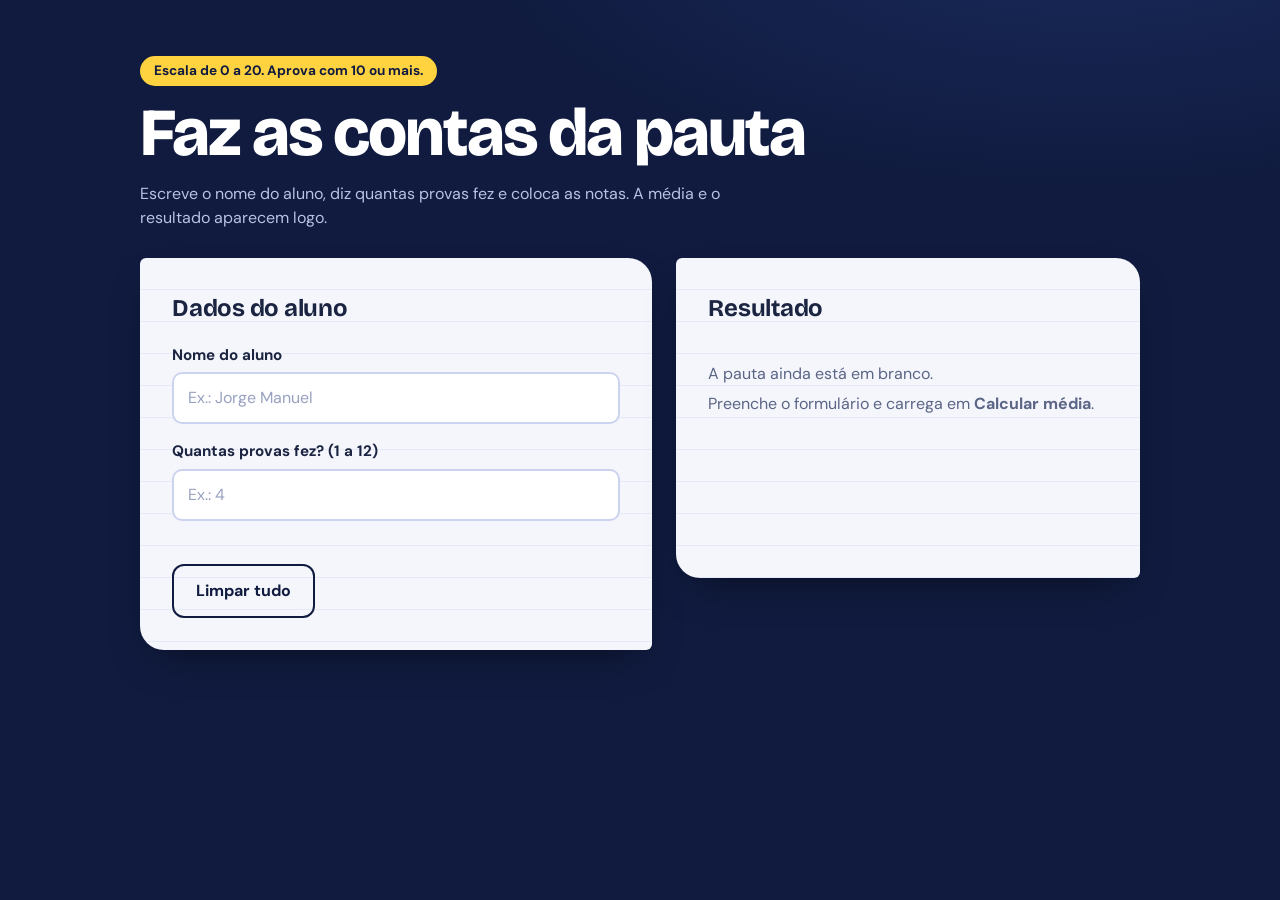
<file: index.html>
<!DOCTYPE html>
<html lang="pt-AO">
<head>
  <meta charset="UTF-8">
  <meta name="viewport" content="width=device-width, initial-scale=1">
  <title>Pauta de notas | Calculadora de média escolar</title>
  <meta name="description" content="Calcula a média das provas e descobre se o aluno aprovou.">
  <link rel="preconnect" href="https://fonts.googleapis.com">
  <link rel="preconnect" href="https://fonts.gstatic.com" crossorigin>
  <link href="https://fonts.googleapis.com/css2?family=Bricolage+Grotesque:opsz,wght@12..96,600;12..96,800&family=DM+Sans:wght@400;500;700&display=swap" rel="stylesheet">
  <link rel="stylesheet" href="style.css">
</head>
<body>
  <main class="layout">

    <header class="intro">
      <span class="selo">Escala de 0 a 20. Aprova com 10 ou mais.</span>
      <h1>Faz as contas da pauta</h1>
      <p>Escreve o nome do aluno, diz quantas provas fez e coloca as notas. A média e o resultado aparecem logo.</p>
    </header>

    <div class="grade">

      <!-- FORMULÁRIO -->
      <section class="papel" aria-labelledby="tit-form">
        <h2 id="tit-form">Dados do aluno</h2>
        <form id="form" novalidate>
          <label class="campo">
            <span>Nome do aluno</span>
            <input id="nome" type="text" placeholder="Ex.: Jorge Manuel" maxlength="60" autocomplete="off" required>
          </label>

          <label class="campo">
            <span>Quantas provas fez? (1 a 12)</span>
            <input id="qtd" type="number" min="1" max="12" inputmode="numeric" placeholder="Ex.: 4" required>
          </label>

          <fieldset id="notas" hidden>
            <legend>Nota de cada prova</legend>
            <div id="campos" class="notas-grid"></div>
          </fieldset>

          <p id="erro" class="erro" role="alert"></p>

          <div class="acoes">
            <button type="submit" id="calcular" class="btn principal" hidden>Calcular média</button>
            <button type="button" id="limpar" class="btn secundario">Limpar tudo</button>
          </div>
        </form>
      </section>

      <!-- RESULTADO -->
      <section class="papel resultado" aria-labelledby="tit-res" aria-live="polite">
        <h2 id="tit-res">Resultado</h2>

        <div id="vazio" class="vazio">
          <p>A pauta ainda está em branco.</p>
          <p>Preenche o formulário e carrega em <strong>Calcular média</strong>.</p>
        </div>

        <div id="conteudo" hidden>
          <div id="carimbo" class="carimbo"></div>

          <p class="media-label">Média final</p>
          <p class="media"><span id="media">0</span><small>/20</small></p>

          <div class="medidor" aria-hidden="true">
            <div class="trilho"><div id="barra" class="barra"></div></div>
            <span class="marca">10</span>
          </div>

          <p id="mensagem" class="mensagem"></p>

          <dl class="dados">
            <div><dt>Soma</dt><dd id="soma">0</dd></div>
            <div><dt>Provas</dt><dd id="total">0</dd></div>
            <div><dt>Maior nota</dt><dd id="maior">0</dd></div>
            <div><dt>Menor nota</dt><dd id="menor">0</dd></div>
          </dl>
        </div>
      </section>
    </div>

    <!-- HISTÓRICO -->
    <section id="historico" class="papel historico" hidden aria-labelledby="tit-hist">
      <h2 id="tit-hist">Alunos calculados</h2>
      <ul id="lista"></ul>
    </section>

  </main>

  <script src="script.js"></script>
</body>
</html>
</file>
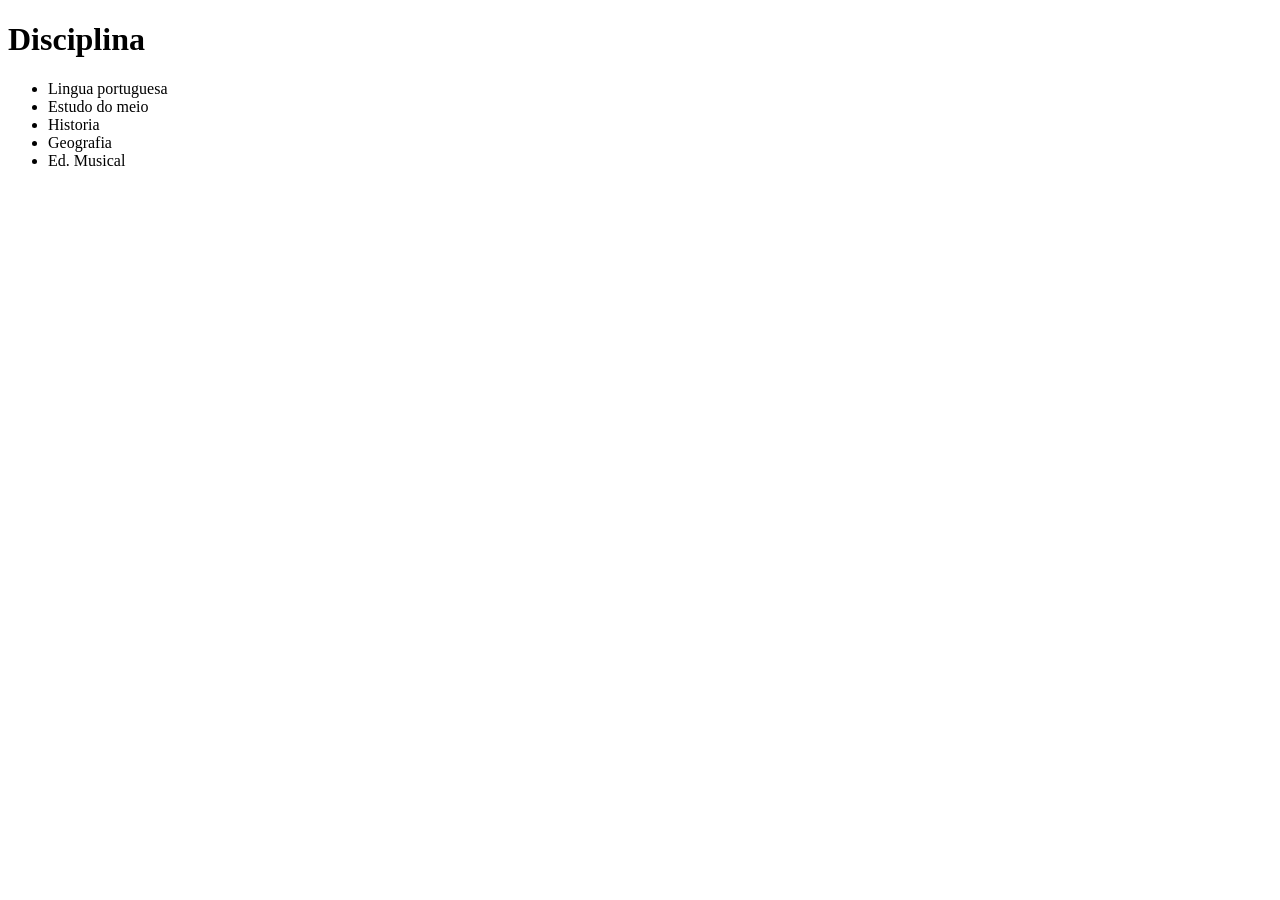
<file: disciplinas.html>
<!DOCTYPE html>
<html lang="en">
<head>
    <meta charset="UTF-8">
    <meta name="viewport" content="width=device-width, initial-scale=1.0">
    <title>Document</title>
</head>
<body>
    <h1>

            Disciplina

    </h1>


    <ul>
        <li>Lingua portuguesa</li>
        <li>Estudo do meio</li>
        <li>Historia</li>
        <li>Geografia</li>
        <li>Ed. Musical</li>
    </ul>
</body>
</html>
</file>
<file: style.css>
:root {
  --noite: #101b3f;
  --noite-2: #1a2a5c;
  --papel: #f4f6fc;
  --giz: #ffd23f;
  --texto: #1b2440;
  --suave: #5b6585;
  --linha: #cbd3ee;
  --verde: #12875a;
  --vermelho: #d63a47;
  --ambar: #b87400;
}

* { box-sizing: border-box; margin: 0; }

body {
  font-family: "DM Sans", system-ui, sans-serif;
  background:
    radial-gradient(900px 400px at 85% -10%, var(--noite-2), transparent 70%),
    var(--noite);
  color: var(--texto);
  min-height: 100vh;
  line-height: 1.5;
}

.layout {
  max-width: 1040px;
  margin: 0 auto;
  padding: clamp(24px, 5vw, 56px) 20px 64px;
  display: grid;
  gap: 28px;
}

/* ---------- Cabeçalho ---------- */
.intro { color: #e8ecfa; }
.intro p { max-width: 54ch; color: #b9c2e3; }
.intro h1 {
  font-family: "Bricolage Grotesque", system-ui, sans-serif;
  font-weight: 800;
  font-size: clamp(2.3rem, 7vw, 4.2rem);
  line-height: 1;
  letter-spacing: -0.03em;
  margin: 14px 0 14px;
  color: #fff;
}
.selo {
  display: inline-block;
  background: var(--giz);
  color: var(--noite);
  font-weight: 700;
  font-size: 0.85rem;
  padding: 5px 14px;
  border-radius: 999px;
}

/* ---------- Layout principal ---------- */
.grade { display: grid; gap: 24px; grid-template-columns: 1fr; }
@media (min-width: 860px) {
  .grade { grid-template-columns: 1.05fr 0.95fr; align-items: start; }
}

/* ---------- Folha de papel ---------- */
.papel {
  background:
    repeating-linear-gradient(transparent 0 31px, rgba(80, 110, 200, 0.09) 31px 32px),
    var(--papel);
  border-radius: 6px 24px 6px 24px;
  padding: clamp(20px, 4vw, 32px);
  box-shadow: 0 18px 40px -18px rgba(0, 0, 0, 0.55);
}
.papel h2 {
  font-family: "Bricolage Grotesque", system-ui, sans-serif;
  font-size: 1.5rem;
  letter-spacing: -0.01em;
  margin-bottom: 18px;
}

/* ---------- Formulário ---------- */
.campo { display: grid; gap: 6px; margin-bottom: 16px; }
.campo > span, legend { font-weight: 700; font-size: 0.95rem; }

input {
  font: inherit;
  width: 100%;
  padding: 12px 14px;
  border: 2px solid var(--linha);
  border-radius: 10px;
  background: #fff;
  color: var(--texto);
  transition: border-color 0.15s, box-shadow 0.15s;
}
input::placeholder { color: #98a1c0; }
input:focus-visible {
  outline: none;
  border-color: var(--noite-2);
  box-shadow: 0 0 0 4px rgba(255, 210, 63, 0.55);
}
input.invalido { border-color: var(--vermelho); }

fieldset { border: 0; padding: 0; margin: 4px 0 8px; min-width: 0; }
legend { margin-bottom: 10px; padding: 0; }

.notas-grid {
  display: grid;
  grid-template-columns: repeat(auto-fill, minmax(118px, 1fr));
  gap: 12px;
}
.nota { display: grid; gap: 4px; }
.nota span { font-size: 0.82rem; color: var(--suave); font-weight: 500; }
.nota input { text-align: center; font-weight: 700; font-size: 1.1rem; }

.erro { min-height: 1.4em; color: var(--vermelho); font-weight: 500; font-size: 0.92rem; margin: 6px 0; }

.acoes { display: flex; flex-wrap: wrap; gap: 10px; margin-top: 6px; }
.btn {
  font: inherit;
  font-weight: 700;
  padding: 13px 22px;
  border-radius: 12px;
  border: 2px solid var(--noite);
  cursor: pointer;
  transition: transform 0.12s, background 0.15s, color 0.15s;
}
.btn:active { transform: translateY(1px); }
.btn:focus-visible { outline: 3px solid var(--giz); outline-offset: 3px; }
.principal { background: var(--noite); color: #fff; flex: 1 1 180px; }
.principal:hover { background: var(--giz); color: var(--noite); }
.secundario { background: transparent; color: var(--noite); }
.secundario:hover { background: var(--noite); color: #fff; }

/* ---------- Resultado ---------- */
.resultado { position: relative; overflow: hidden; min-height: 320px; }
.vazio { color: var(--suave); display: grid; gap: 6px; padding: 18px 0; }

.media-label { color: var(--suave); font-weight: 500; }
.media {
  font-family: "Bricolage Grotesque", system-ui, sans-serif;
  font-weight: 800;
  font-size: clamp(4rem, 14vw, 6rem);
  line-height: 1;
  letter-spacing: -0.04em;
}
.media small { font-size: 1.6rem; color: var(--suave); font-weight: 600; margin-left: 4px; letter-spacing: 0; }

.medidor { position: relative; margin: 18px 0 8px; padding-bottom: 22px; }
.trilho { height: 14px; background: #dfe4f5; border-radius: 99px; overflow: hidden; }
.barra { height: 100%; width: 0; border-radius: 99px; background: var(--vermelho); transition: width 0.9s cubic-bezier(0.2, 0.8, 0.2, 1), background 0.3s; }
.marca {
  position: absolute; left: 50%; top: -4px; transform: translateX(-50%);
  height: 22px; border-left: 2px dashed var(--noite);
}
.marca { padding-left: 0; font-size: 0; }
.medidor::after {
  content: "mínimo para aprovar: 10";
  position: absolute; left: 50%; bottom: 0; transform: translateX(-50%);
  font-size: 0.78rem; color: var(--suave); white-space: nowrap;
}

.mensagem { font-size: 1.15rem; font-weight: 500; margin: 8px 0 18px; max-width: 42ch; }
.mensagem strong { font-weight: 800; }

.dados { display: grid; grid-template-columns: repeat(2, 1fr); gap: 10px; }
.dados div { background: #fff; border: 2px solid var(--linha); border-radius: 12px; padding: 10px 14px; }
.dados dt { font-size: 0.8rem; color: var(--suave); }
.dados dd { font-weight: 800; font-size: 1.3rem; }

/* O carimbo: o momento principal da página */
.carimbo {
  position: absolute; top: 20px; right: 18px;
  font-family: "Bricolage Grotesque", system-ui, sans-serif;
  font-weight: 800; font-size: 1.15rem; letter-spacing: 0.06em; text-transform: uppercase;
  padding: 6px 14px;
  border: 4px double currentColor;
  border-radius: 8px;
  transform: rotate(-8deg);
  background: rgba(255, 255, 255, 0.6);
}
.carimbo.aprovado { color: var(--verde); }
.carimbo.reprovado { color: var(--vermelho); }
.carimbo.bater { animation: carimbo 0.45s cubic-bezier(0.2, 1.4, 0.4, 1) both; }

@keyframes carimbo {
  from { opacity: 0; transform: rotate(-8deg) scale(2.4); }
  to   { opacity: 1; transform: rotate(-8deg) scale(1); }
}

/* ---------- Histórico ---------- */
.historico ul { list-style: none; padding: 0; display: grid; gap: 8px; }
.historico li {
  display: flex; flex-wrap: wrap; justify-content: space-between; gap: 6px 16px;
  background: #fff; border: 2px solid var(--linha); border-radius: 12px; padding: 10px 14px;
}
.historico .estado { font-weight: 700; }
.historico .ok { color: var(--verde); }
.historico .nao { color: var(--vermelho); }

/* ---------- Acessibilidade ---------- */
@media (prefers-reduced-motion: reduce) {
  * { animation: none !important; transition: none !important; }
}

@media (max-width: 480px) {
  .carimbo { position: static; display: inline-block; margin-bottom: 14px; }
}
</file>
